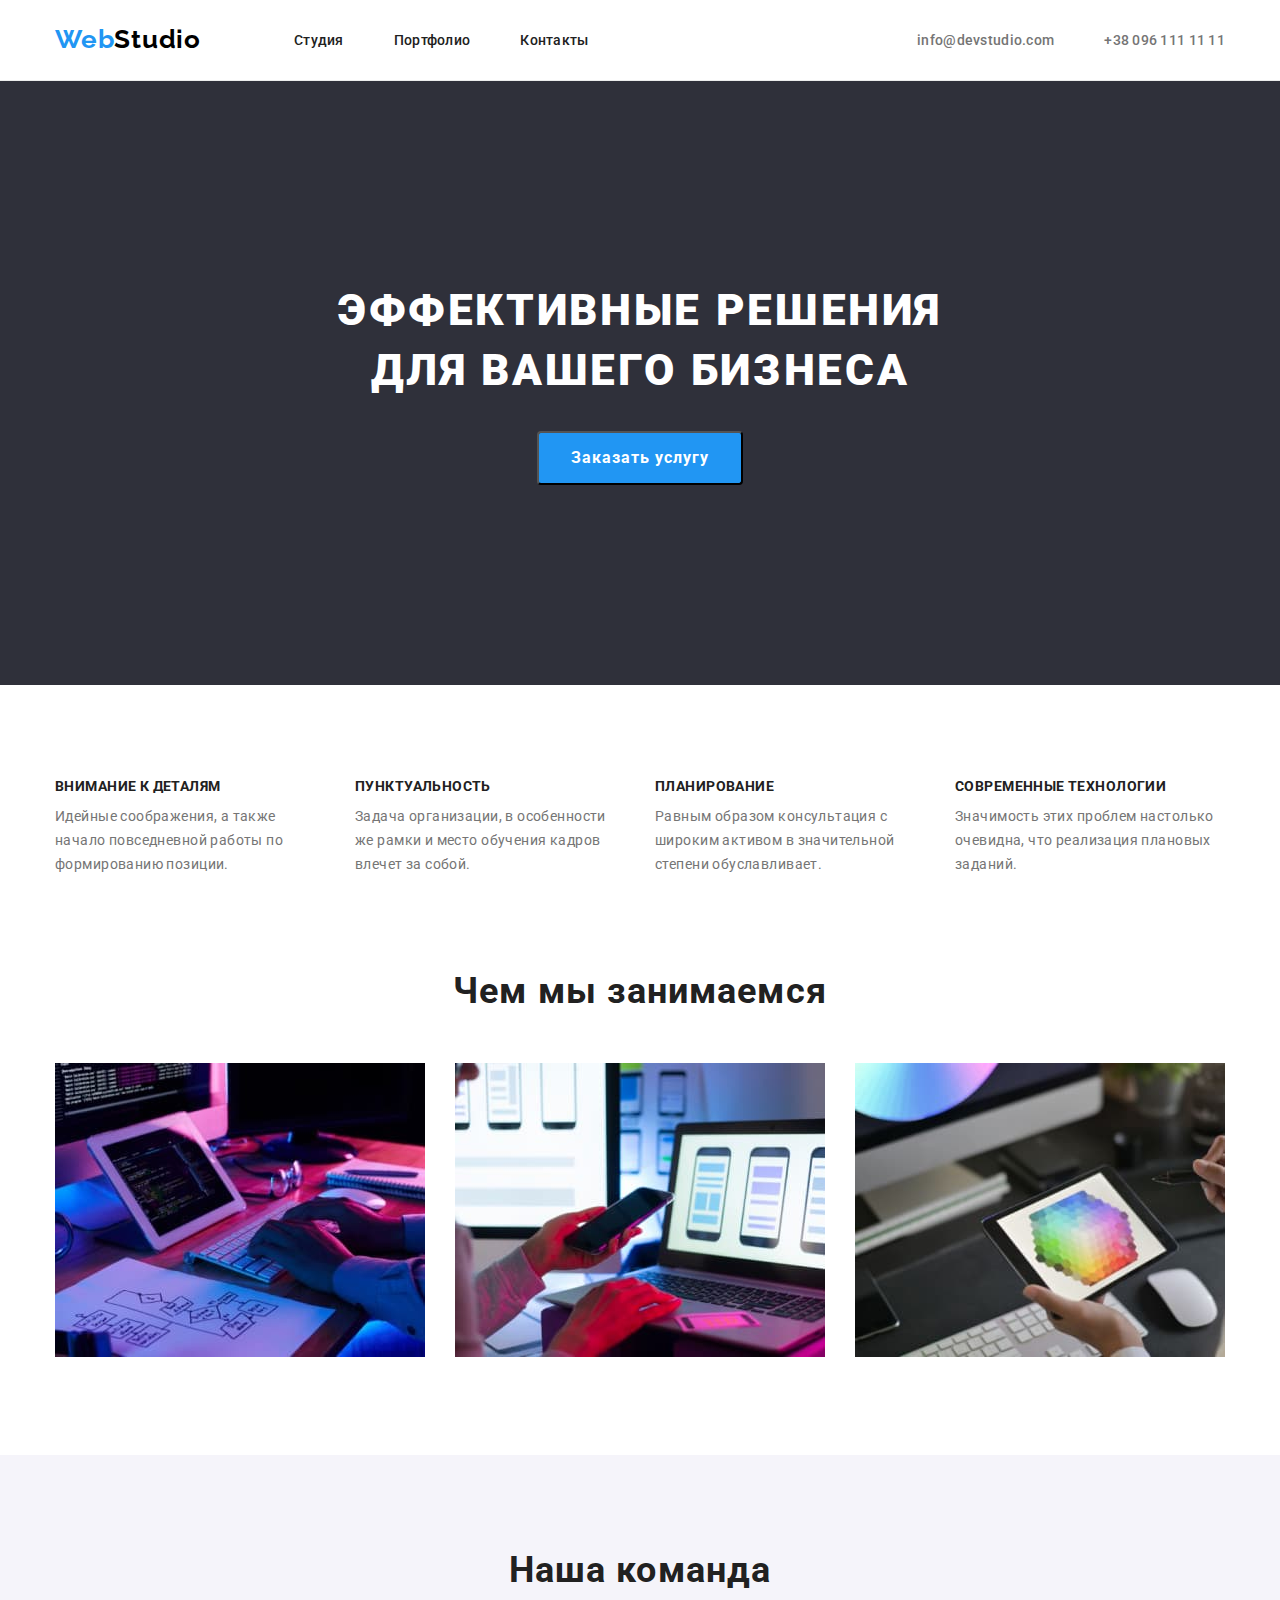
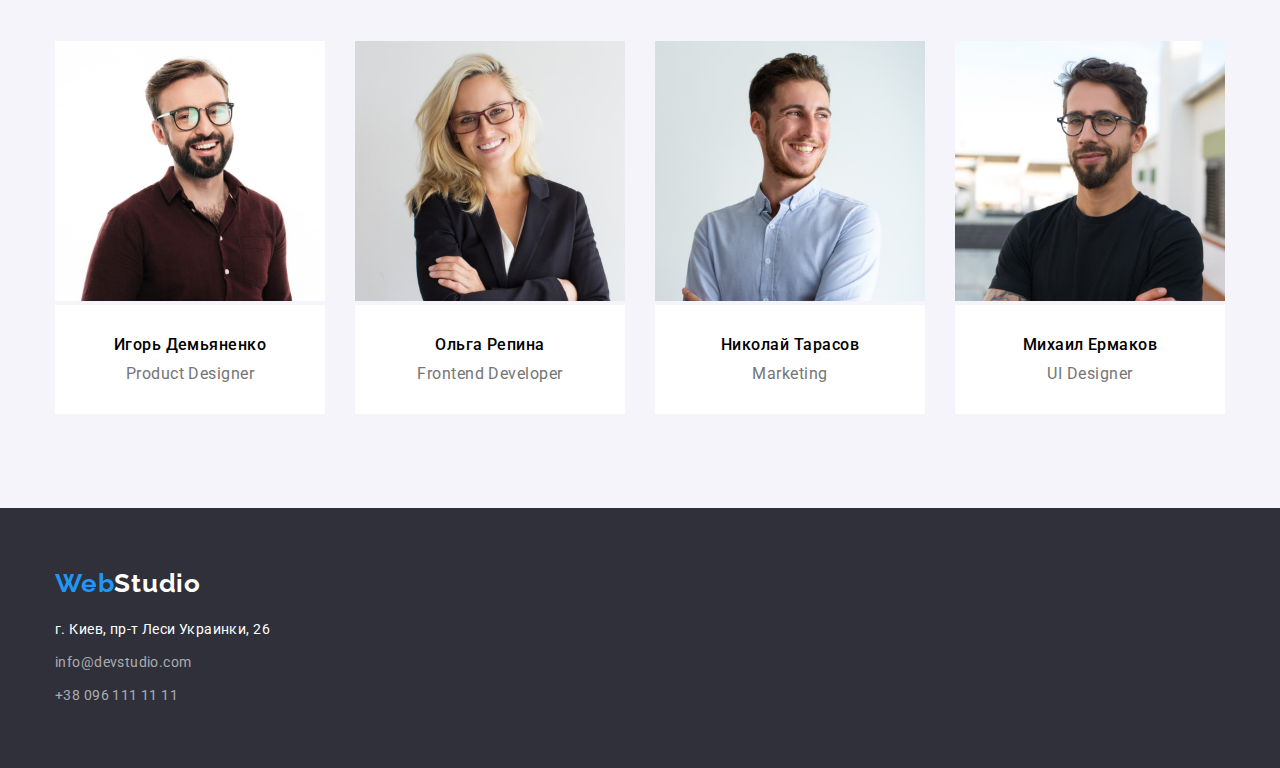
<file: index.html>
<!DOCTYPE html>
<html lang="ru">
  <head>
    <meta charset="UTF-8" />
    <meta http-equiv="X-UA-Compatible" content="IE=edge" />
    <meta name="viewport" content="width=device-width, initial-scale=1.0" />
    <title>Document</title>

    <link rel="preconnect" href="https://fonts.googleapis.com" />
    <link rel="preconnect" href="https://fonts.gstatic.com" crossorigin />
    <link
      href="https://fonts.googleapis.com/css2?family=Raleway:wght@700&family=Roboto:wght@400;500;700;900&display=swap"
      rel="stylesheet"
    />
    <link
      rel="stylesheet"
      href="https://cdnjs.cloudflare.com/ajax/libs/modern-normalize/1.1.0/modern-normalize.min.css"
    />
    <link rel="stylesheet" href="./css/style.css" />
    <!--  -->
  </head>
  <body>
    <!-- Header -->
    <header class="header">
      <div class="container-header container">
        <a href="index.html" class="logo"
          >Web<span class="logo-scndr">Studio</span></a
        >

        <nav>
          <ul class="header-list list">
            <li class="header-item">
              <a href="./index.html" class="link">Студия</a>
            </li>
            <li class="header-item">
              <a href="./portfolio.html" class="link">Портфолио</a>
            </li>
            <li class="header-item"><a href="" class="link">Контакты</a></li>
          </ul>
        </nav>

        <ul class="header-contact list">
          <li class="header-item">
            <a href="mailto:info@devstudio.com" class="link">info@devstudio.com</a>
          </li class="header-item">
          <li><a href="tel:+380961111111" class="link">+38 096 111 11 11</a></li>
        </ul>
      </div>
    </header>

    <main>
      <!-- HERO -->
        
        <section class="hero">
          <h1 class="hero-title">
            Эффективные решения<br />
            для вашего бизнеса
          </h1>
          <button type="button" class="hero-btn">Заказать услугу</button>
        </section>
      
      <!-- list of criteria -->
    

      <section class="criteria">
        <div class="container">
           <ul class="criteria-list list">
            <li class="criteria-item">
            <h3 class="criteria-header">Внимание к деталям</h3>
            <p class="criteria-paragraf">
              Идейные соображения, а также начало повседневной работы по формированию
              позиции.
            </p>
            </li>

            <li class="criteria-item">
            <h3 class="criteria-header">Пунктуальность</h3>
            <p class="criteria-paragraf">
              Задача организации, в особенности же рамки и место обучения кадров
              влечет за собой.
            </p>
            </li>

            <li class="criteria-item">
            <h3 class="criteria-header">Планирование</h3>
            <p class="criteria-paragraf">
              Равным образом консультация с широким активом в значительной степени
              обуславливает.
            </p>
            </li>

            <li class="criteria-item">
            <h3 class="criteria-header">Современные технологии</h3>
            <p class="criteria-paragraf">
              Значимость этих проблем настолько очевидна, что реализация плановых
              заданий.
            </p>
            </li>
          </ul>
        </div>
       
      </section>
      <!-- what are we doing -->
      <section class="work">
      <div class="container">  <h2 class="work-title">Чем мы занимаемся</h2>

        <ul class="work-list list">
          <li class="work-item">
            <img src="./images/box1.jpg" alt="Программируем" width="370" />
          </li>
          <li class="work-item">
            <img src="./images/box2.jpg" alt="Сравниваем" width="370" />
          </li>
          <li class="work-item">
            <img src="./images/box3.jpg" alt="Рисуем" width="370" />
          </li>
        </ul>
      </div>
      
      </section>

      <!-- Our team -->
      <section class="team">
        <div class="container">
        <h2 class="team-header">Наша команда</h2>

        <ul class="team-list list">
          <li class="team-item">
            <img src="./images/img1.jpg" alt="Игорь Демьяненко" width="270" />

            <div class="team-list-position">
              <p class="team-list-member">Игорь Демьяненко</p>
              <p class="team-list-proffesion" lang="en">Product Designer</p>
            </div>
          </li>

          <li class="team-item">
            <img src="./images/img2.jpg" alt="Ольга Репина" width="270" />
            
             <div class="team-list-position">
              <p class="team-list-member">Ольга Репина</p>
              <p class="team-list-proffesion" lang="en">Frontend Developer</p>
            </div>
          </li>

          <li class="team-item">
            <img src="./images/img3.jpg" alt="Николай Тарасов" width="270" />
            
             <div class="team-list-position">
              <p class="team-list-member">Николай Тарасов</p>
              <p class="team-list-proffesion" lang="en">Marketing</p>
            </div>
          </li>

          <li class="team-item">
            <img src="./images/img4.jpg" alt="Михаил Ермаков" width="270" />

             <div class="team-list-position">
              <p class="team-list-member">Михаил Ермаков</p>
              <p class="team-list-proffesion" lang="en">UI Designer</p>
            </div>
          </li>
        </ul>
        </div>
      </section>
      
    </main>

    <!-- footer -->
    <footer class="footer">
     <div class="container">
        <a href="index.html" class="logo-footer"
        >Web<span class="logo-footer-scndr">Studio</span></a
      >

      <address class="footer-adress">
        <ul class="footer-list list">
          <li><a href="" class="adress link">г. Киев, пр-т Леси Украинки, 26</a></li>
          <li class="footer-item">
            <a href="mailto:info@devstudio.com" class="footer-contact link"
              >info@devstudio.com</a
            >
          </li>
          <li class="footer-item">
            <a href="tel:+380961111111" class="footer-contact link"
              >+38 096 111 11 11</a
            >
          </li>
        </ul>
      </address>
     </div>
    </footer>
  </body>
</html>
</file>
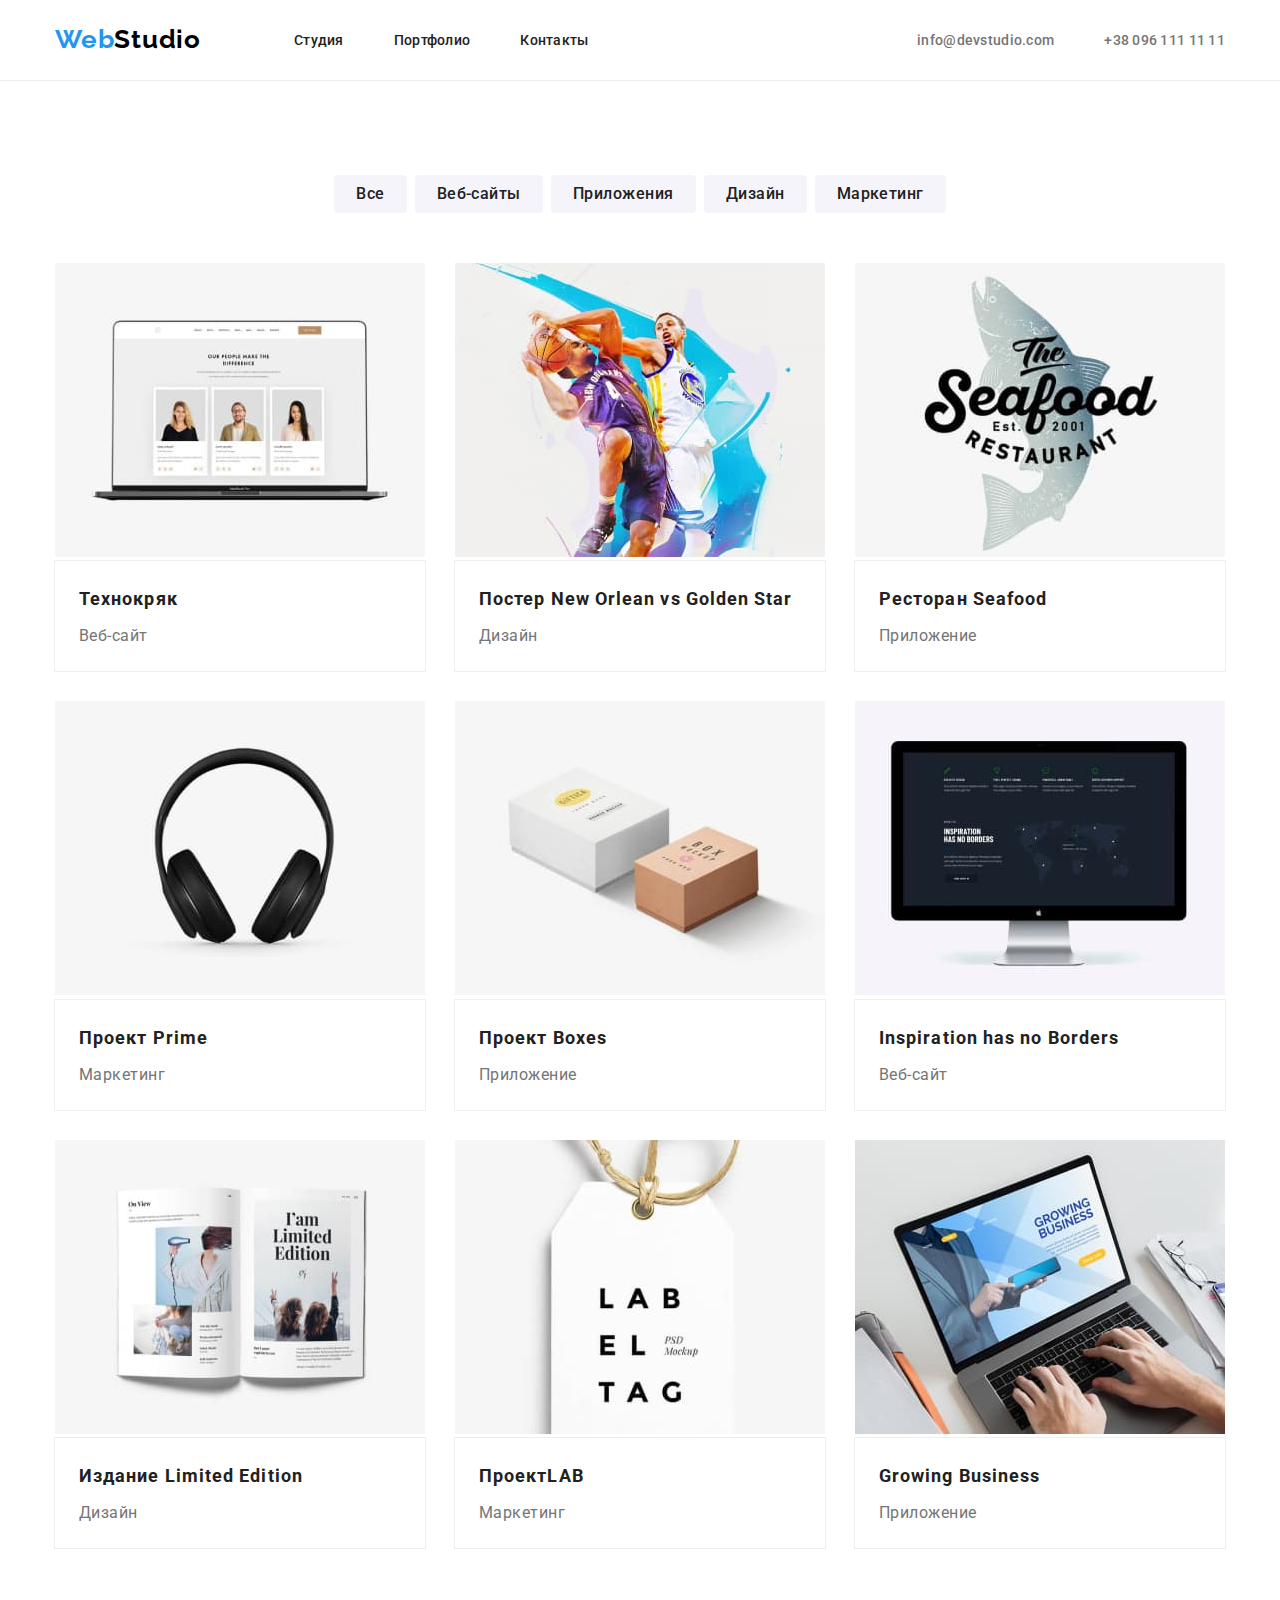
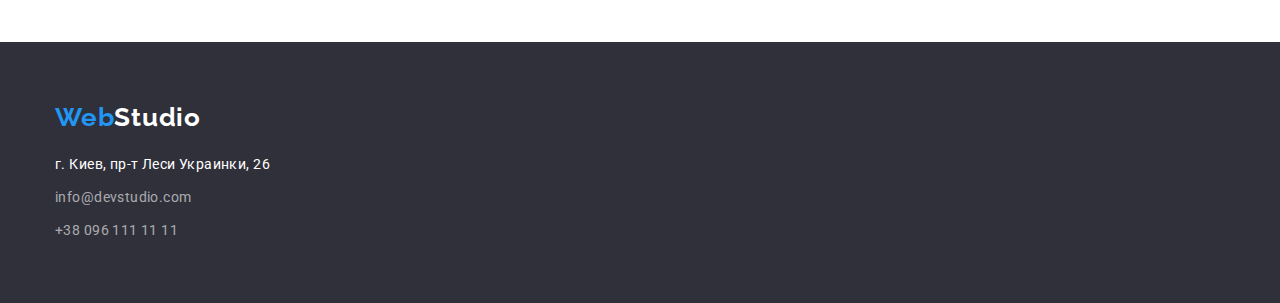
<file: portfolio.html>
<!DOCTYPE html>
<html lang="ru">
  <head>
    <meta charset="UTF-8" />
    <meta http-equiv="X-UA-Compatible" content="IE=edge" />
    <meta name="viewport" content="width=device-width, initial-scale=1.0" />
    <title>Document</title>

    <link rel="preconnect" href="https://fonts.googleapis.com" />
    <link rel="preconnect" href="https://fonts.gstatic.com" crossorigin />
    <link
      href="https://fonts.googleapis.com/css2?family=Raleway:wght@700&family=Roboto:wght@400;500;700;900&display=swap"
      rel="stylesheet"
    />
     <link
      rel="stylesheet"
      href="https://cdnjs.cloudflare.com/ajax/libs/modern-normalize/1.1.0/modern-normalize.min.css"
    />
    <link rel="stylesheet" href="./css/style.css" />
    <!--  -->
  </head>
  <body>
    <!-- Header -->
    <header class="header">
      <div class="container-header container">
        <a href="index.html" class="logo"
          >Web<span class="logo-scndr">Studio</span></a
        >

        <nav>
          <ul class="header-list list">
            <li class="header-item">
              <a href="./index.html" class="link">Студия</a>
            </li>
            <li class="header-item">
              <a href="./portfolio.html" class="link">Портфолио</a>
            </li>
            <li class="header-item"><a href="" class="link">Контакты</a></li>
          </ul>
        </nav>

        <ul class="header-contact list">
          <li class="header-item">
            <a href="mailto:info@devstudio.com" class="link">info@devstudio.com</a>
          </li class="header-item">
          <li><a href="tel:+380961111111" class="link">+38 096 111 11 11</a></li>
        </ul>
      </div>
    </header>
      <main>
        <!-- <h1></h1> -->

        <section class="products">
          <div class="container">
          <ul class="products-list list">
            <li class="products-item">
              <button type="button" class="products-btn">Все</button>
            </li>
            <li class="products-item">
              <button type="button" class="products-btn">Веб-сайты</button>
            </li>
            <li class="products-item">
              <button type="button" class="products-btn">Приложения</button>
            </li>
            <li class="products-item">
              <button type="button" class="products-btn">Дизайн</button>
            </li>
            <li class="products-item">
              <button type="button" class="products-btn">Маркетинг</button>
            </li>
          </ul>

          <ul class="flex-list list">
            <li class="flex-item">
              <a href=""> <img src="./images/portfolio.jpg" alt="Веб-сайт" width="370"
              /></a>
              <div class="flex-list-border">
                <h2 class="products-title">Технокряк</h2>
                <p class="products-position">Веб-сайт</p>
              </div>
            </li>
            <li class="flex-item">
              <a href="">
                <img src="./images/portfolio1.jpg" alt="Веб-сайт" width="370"
              /></a> 
              <div class="flex-list-border"> <h2 class="products-title">
                Постер <span lang="en">New Orlean vs Golden Star</span>
              </h2>
              <p class="products-position">Дизайн</p>
            </div>
             
            </li>
            <li class="flex-item">
              <a href="">
                <img src="./images/portfolio2.jpg" alt="Веб-сайт" width="370"
              /></a> 
              <div class="flex-list-border"> <h2 class="products-title">Ресторан <span lang="en">Seafood</span></h2>
              <p class="products-position">Приложение</p>
            </div>
             
            </li>
            <li class="flex-item">
              <a href="">
                <img src="./images/portfolio3.jpg" alt="Веб-сайт" width="370"
              /></a> 
              <div class="flex-list-border">
                <h2 class="products-title">Проект <span lang="en">Prime</span></h2>
                <p class="products-position">Маркетинг</p>
              </div>
              
            </li>
            <li class="flex-item">
              <a href="">
                <img src="./images/portfolio4.jpg" alt="Веб-сайт" width="370"
              /></a> 
              <div class="flex-list-border">
                <h2 class="products-title">Проект <span lang="en">Boxes</span></h2>
                <p class="products-position">Приложение</p>
              </div>
              
            </li>
            <li class="flex-item">
              <a href="">
                <img src="./images/portfolio5.jpg" alt="Веб-сайт" width="370"
              /></a> 
              <div class="flex-list-border">
                <h2 class="products-title" lang="en">Inspiration has no Borders</h2>
                <p class="products-position">Веб-сайт</p>
              </div>
              
            </li>
            <li class="flex-item">
              <a href="">
                <img src="./images/portfolio6.jpg" alt="Веб-сайт" width="370"
              /></a> 
              <div class="flex-list-border">
                <h2 class="products-title">
                Издание <span lang="en">Limited Edition</span>
                </h2>
                <p class="products-position">Дизайн</p>
              </div>
              
            </li>
            <li class="flex-item">
              <a href="">
                <img src="./images/portfolio7.jpg" alt="Веб-сайт" width="370"
              /></a> 
              <div class="flex-list-border">
                <h2 class="products-title">Проект<span lang="en">LAB</span></h2>
                <p class="products-position">Маркетинг</p>
              </div>
              
            </li>
            <li class="flex-item">
              <a href="">
                <img src="./images/portfolio8.jpg" alt="Веб-сайт" width="370"
              /></a> 
              <div class="flex-list-border">
                <h2 class="products-title" lang="en">Growing Business</h2>
                <p class="products-position">Приложение</p>
              </div>
              
            </li>
          </ul>
          </div>
        </section>
      </main>
    

    <!-- footer -->
 <footer class="footer">
     <div class="container">
        <a href="index.html" class="logo-footer"
        >Web<span class="logo-footer-scndr">Studio</span></a
      >

      <address class="footer-adress">
        <ul class="footer-list list">
          <li><a href="" class="adress link">г. Киев, пр-т Леси Украинки, 26</a></li>
          <li class="footer-item">
            <a href="mailto:info@devstudio.com" class="footer-contact link"
              >info@devstudio.com</a
            >
          </li>
          <li class="footer-item">
            <a href="tel:+380961111111" class="footer-contact link"
              >+38 096 111 11 11</a
            >
          </li>
        </ul>
      </address>
     </div>
    </footer>
  </body>
</html>
</file>
<file: css/style.css>
/* 
background: #FFFFFF;
background: #F5F4FA; наша команда
background: #2F303A; фуутер
background: #2196F3; синий
##212121 -заголовки
#757575-серый весь текст
#000000-лого студио
*/


body{
 font-family:'Roboto', sans-serif;
}
h1,h2,h3,h4,h5,ul,p{
    margin: 0px;
    padding: 0px;
}
:root{
--accent-color: #2196F3;
--secondary-header:#212121;
}

.list{
list-style: none;
padding: 0px;
margin: 0px;
}
.link{
text-decoration: none;
}
.container{
    width: 1200px;
    padding-left: 15px;
    padding-right: 15px;
    margin-left: auto;
    margin-right: auto;
}


/*------------------------ HEADER------------------- */
.header{
    border-bottom: 1px solid #ECECEC;
}
.container-header{
    display: flex;
    align-items: center;
}

.logo{
    padding: 24px 0 25px;

    font-family: 'Raleway',sans-serif;
        font-weight: 700;
        font-size: 26px;
        line-height: 1.19;
        letter-spacing: 0.03em;
        color: var(--accent-color);
        text-decoration: none;
        
}
.logo-scndr{
    color: #000000;
}
.header-list{
    display: flex;
    margin-left: 93px;
    
}
.header-list .header-item:not(:last-child){
    margin-right: 50px;
}
.header-list .link{
        padding: 32px 0px;

        font-weight: 500;
        font-size: 14px;
        line-height: 1.14;
        letter-spacing: 0.02em;
        color: var(--secondary-header);
        
}
.header-list .link:hover,
.header-list .link:focus{
    color:var(--accent-color); 
 }
 .header-contact{
     display: flex;
     margin-left: auto;
 }
 .header-contact .header-item:not(:last-child){
     margin-right: 50px;
 }
 .header-contact .link{
    padding: 32px 0px;

    font-weight: 500;
        font-size: 14px;
        line-height: 1.14;
        letter-spacing: 0.02em;
        color: #757575;
 }
.header-contact .link:hover,
.header-contact .link:focus {
    color: var(--accent-color);
}       

/*------------------------ HERO------------------- */
.hero{
    background-color: #2F303A;
    text-align: center;
    padding: 200px 0px;
   
}
.hero-title{
    margin-bottom: 30px;

    font-weight: 900;
        font-size: 44px;
        line-height: 1.36;
        letter-spacing: 0.06em;
        text-transform: uppercase;
         color: #FFFFFF;
}
.hero-btn{
        padding: 10px 32px;

        font-family: 'Roboto',sans-serif;
        font-weight: 700;
        font-size: 16px;
        line-height: 1.88;
        letter-spacing: 0.06em;
        border-radius: 4px;
        color: #FFFFFF;
        background-color: var(--accent-color);
}

/*------------------------ List of criteria------------------- */
.criteria{
    padding: 94px 0;
}
.criteria-list{
    display: flex;
    justify-content: center;
}
.criteria-item {
    width: 270px;
}
.criteria-item:not(:last-child){
    margin-right: 30px;
}

.criteria-header{
    margin-bottom: 10px;

    font-weight: 700;
        font-size: 14px;
        line-height: 1.14;
        letter-spacing: 0.03em;
        text-transform: uppercase;
        color: var(--secondary-header);
}
.criteria-paragraf{
    font-weight: 400;   
    font-size: 14px;
    line-height: 1.71;
    letter-spacing: 0.03em;
    color: #757575;
}

/*------------------------ what are we doing------------------- */
.work{
    padding-bottom: 94px;
}
.work-title{
    margin-bottom: 50px;
    

    font-weight: 700;
        font-size: 36px;
        line-height: 1.17;
        text-align: center;
        letter-spacing: 0.03em;
        color: var(--secondary-header);
}

.work-list{
    display: flex;
    justify-content: center;  
}
.work-item:not(:last-child){
    margin-right: 30px;
}

/*------------------------ Our team------------------- */
.team{
    background-color: #F5F4FA;
    padding: 94px 0px;
}
.team-header{
 margin-bottom: 50px;

    font-weight: 700;
        font-size: 36px;
        line-height: 1.17;
        text-align: center;
        letter-spacing: 0.03em;
        color: var(--secondary-header);
}

.team-list{
    display: flex;
    justify-content: center;
}
.team-item:not(:last-child){
    margin-right: 30px;

}
.team-list-position{
    padding: 30px 0;
    background-color: #FFFFFF;
}

.team-list-member{
        margin-bottom: 10px;

        font-weight: 500;
        font-size: 16px;
        line-height: 1.19;
        letter-spacing: 0.03em;
        text-align: center;

        color: var(--secndary-header);

}
.team-list-proffesion{
        font-size: 16px;
        line-height: 1.19;
        letter-spacing: 0.03em;
        text-align: center;
        color: #757575;        
}

/*------------------------FOOTER------------------- */
.footer{
    background-color:#2F303A;
    padding: 60px 0;
}
.logo-footer{
        

        font-family: 'Raleway';
        font-weight: 700;
        font-size: 26px;
        line-height: 1.19;
        letter-spacing: 0.03em;
        color: var(--accent-color);
        text-decoration: none;
}
.logo-footer-scndr{
    color: #FFFFFF;
}
.footer-adress{
    font-style: normal;
}
.adress{

        
        font-size: 14px;
        line-height: 1.71;
        letter-spacing: 0.03em;
        color: #FFFFFF;
}
.footer-list{
    margin-top: 20px;
}
.footer-item{
    margin-top: 9px;
}
.footer-contact{

        font-weight: 400;
        font-size: 14px;
        line-height: 1.71;
        letter-spacing: 0.03em;
        color: rgba(255, 255, 255, 0.6);
}



/*------------------------PORTFOLIO------------------- */

.products{
    padding: 94px 0px;
}

.products-btn{
        border: none;
        padding: 6px 22px;
    
        font-family: 'Roboto',sans-serif;
        font-style: normal;
        font-weight: 500;
        font-size: 16px;
        line-height: 1.62;
        letter-spacing: 0.03em;
        border-radius: 4px;
        color:var(--secondary-header);
        background-color: #F5F4FA;
}

.products-btn:hover,
.products-btn:focus{
    color:#FFFFFF;
    background-color: var(--accent-color);
}
.products-list{
    display: flex;
    justify-content: center;
    margin-bottom: 50px;
}
.products-item:not(:last-child){
    margin-right: 8px;

}

.products-title {
    margin-bottom: 4px;

font-weight: 700;
font-size: 18px;
line-height:2;
letter-spacing: 0.06em;
color:var(--secondary-header);
}

.products-position{
        font-size: 16px;
        line-height: 1.88;
        letter-spacing: 0.03em;
        color: #757575;

}
.flex-list{
    display: flex;
    flex-wrap: wrap;
    justify-content: center;
}
.flex-item{
    margin-bottom: 30px;
    margin-right: 30px;
    flex-basis:calc(100%-60px)/3;
}

.flex-item:nth-child(3n){
    margin-right: 0px;
}
.flex-item:nth-last-child(-n+3){
    margin-bottom: 0px;
}
.flex-list-border{
    outline:1px solid #EEEEEE;
    padding: 20px 24px;
}
</file>
